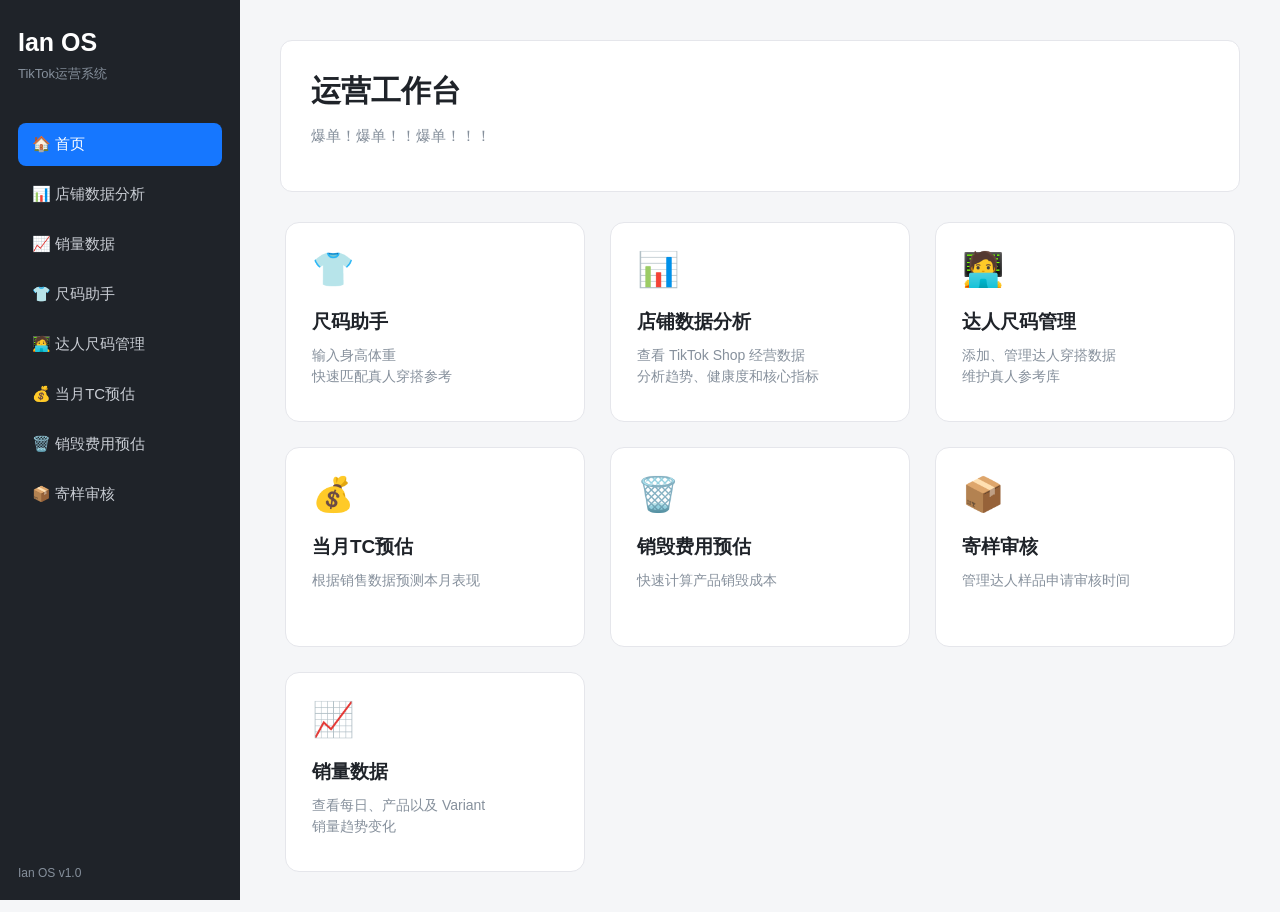
<file: index.html>
<!DOCTYPE html>

<html lang="zh-CN">

<head>

<meta charset="UTF-8">

<meta name="viewport" content="width=device-width, initial-scale=1.0">

<title>Ian OS</title>

<link rel="stylesheet" href="style.css">

</head>


<body>


<div class="app-layout">


<!-- =========================
左侧导航
========================= -->

<aside class="sidebar">


<div class="brand">

<h2>
Ian OS
</h2>

<p>
TikTok运营系统
</p>

</div>


<!-- 动态导航 -->

<div class="menu" id="menu">

</div>


<div class="sidebar-footer">

Ian OS v1.0

</div>


</aside>



<!-- =========================
右侧内容
========================= -->

<main class="content">


<div class="container">



<!-- =========================
运营工作台
========================= -->


<div class="dashboard-header">


<h1>

运营工作台

</h1>


<p>

爆单！爆单！！爆单！！！

</p>


</div>




<!-- =========================
工具卡片
========================= -->


<div class="tool-grid">



<!-- =========================
尺码助手
========================= -->


<a href="size-helper.html" class="tool-card">


<div class="tool-icon">

👕

</div>


<h2>

尺码助手

</h2>


<p>

输入身高体重

<br>

快速匹配真人穿搭参考

</p>


</a>





<!-- =========================
店铺数据分析
========================= -->


<a href="shop-data.html" class="tool-card">


<div class="tool-icon">

📊

</div>


<h2>

店铺数据分析

</h2>


<p>

查看 TikTok Shop 经营数据

<br>

分析趋势、健康度和核心指标

</p>


</a>





<!-- =========================
达人尺码管理
========================= -->


<a href="creator-admin.html" class="tool-card">


<div class="tool-icon">

🧑‍💻

</div>


<h2>

达人尺码管理

</h2>


<p>

添加、管理达人穿搭数据

<br>

维护真人参考库

</p>


</a>





<!-- =========================
当月TC预估
========================= -->


<a href="commission.html" class="tool-card">


<div class="tool-icon">

💰

</div>


<h2>

当月TC预估

</h2>


<p>

根据销售数据预测本月表现

</p>


</a>





<!-- =========================
销毁费用预估
========================= -->


<a href="destroy.html" class="tool-card">


<div class="tool-icon">

🗑️

</div>


<h2>

销毁费用预估

</h2>


<p>

快速计算产品销毁成本

</p>


</a>





<!-- =========================
寄样审核
========================= -->


<a href="sample.html" class="tool-card">


<div class="tool-icon">

📦

</div>


<h2>

寄样审核

</h2>


<p>

管理达人样品申请审核时间

</p>


</a>





<!-- =========================
销量数据
========================= -->


<a href="sales.html" class="tool-card">


<div class="tool-icon">

📈

</div>


<h2>

销量数据

</h2>


<p>

查看每日、产品以及 Variant

<br>

销量趋势变化

</p>


</a>



</div>



</div>


</main>


</div>




<!-- =========================
导航
========================= -->


<script src="nav.js"></script>


</body>


</html>
</file>
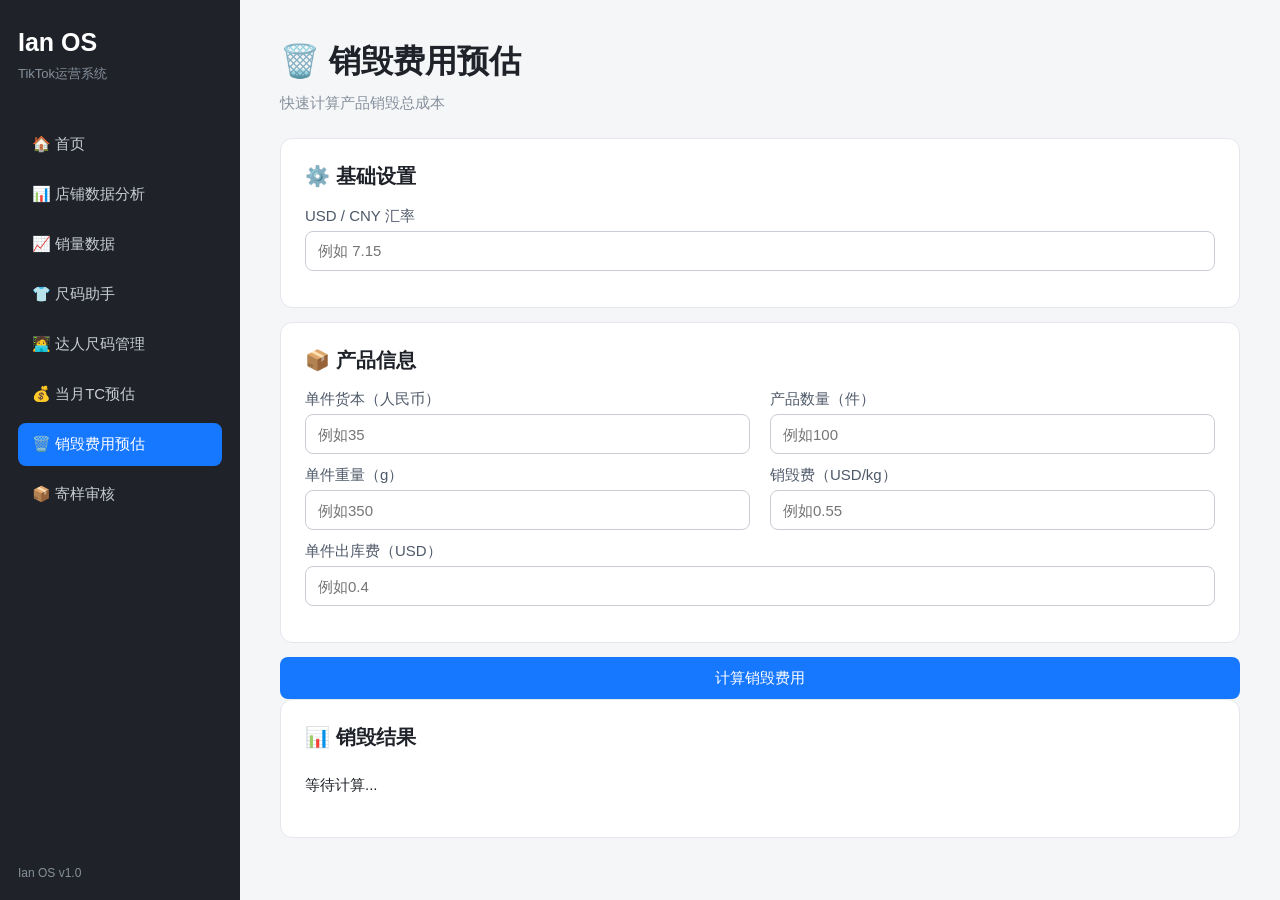
<file: destroy.html>
<!DOCTYPE html>
<html lang="zh-CN">

<head>

<meta charset="UTF-8">

<meta name="viewport" content="width=device-width, initial-scale=1.0">

<title>销毁费用预估</title>

<link rel="stylesheet" href="style.css">

</head>


<body>


<div class="app-layout">



<!-- 左侧导航 -->

<aside class="sidebar">


<div class="brand">


<h2>
Ian OS
</h2>


<p>
TikTok运营系统
</p>


</div>






<!-- 动态导航 -->

<div class="menu" id="menu">


</div>






<div class="sidebar-footer">

Ian OS v1.0

</div>



</aside>









<main class="content">



<div class="container">







<div class="hero">


<h1>

🗑️ 销毁费用预估

</h1>


<p>

快速计算产品销毁总成本

</p>


</div>









<!-- 基础设置 -->


<div class="tool-card">


<h2>

⚙️ 基础设置

</h2>






<div class="input-row">



<div>


<label>

USD / CNY 汇率

</label>


<input

id="exchange-rate"

type="number"

placeholder="例如 7.15">


</div>



</div>






</div>









<!-- 产品信息 -->


<div class="tool-card">


<h2>

📦 产品信息

</h2>







<div class="input-row">



<div>


<label>

单件货本（人民币）

</label>


<input

id="goods-cost"

type="number"

placeholder="例如35">


</div>








<div>


<label>

产品数量（件）

</label>


<input

id="quantity"

type="number"

placeholder="例如100">


</div>



</div>









<div class="input-row">



<div>


<label>

单件重量（g）

</label>


<input

id="weight"

type="number"

placeholder="例如350">


</div>








<div>


<label>

销毁费（USD/kg）

</label>


<input

id="destroy-fee"

type="number"

placeholder="例如0.55">


</div>



</div>









<div class="input-row">



<div>


<label>

单件出库费（USD）

</label>


<input

id="outbound-fee"

type="number"

placeholder="例如0.4">


</div>



</div>






</div>









<button

class="calculate-btn"

onclick="calculateDestroy()">


计算销毁费用


</button>









<div class="result-box">


<h3>

📊 销毁结果

</h3>





<p id="destroy-result">

等待计算...

</p>





</div>









</div>


</main>



</div>









<script src="destroy.js"></script>

<script src="nav.js"></script>


</body>


</html>
</file>
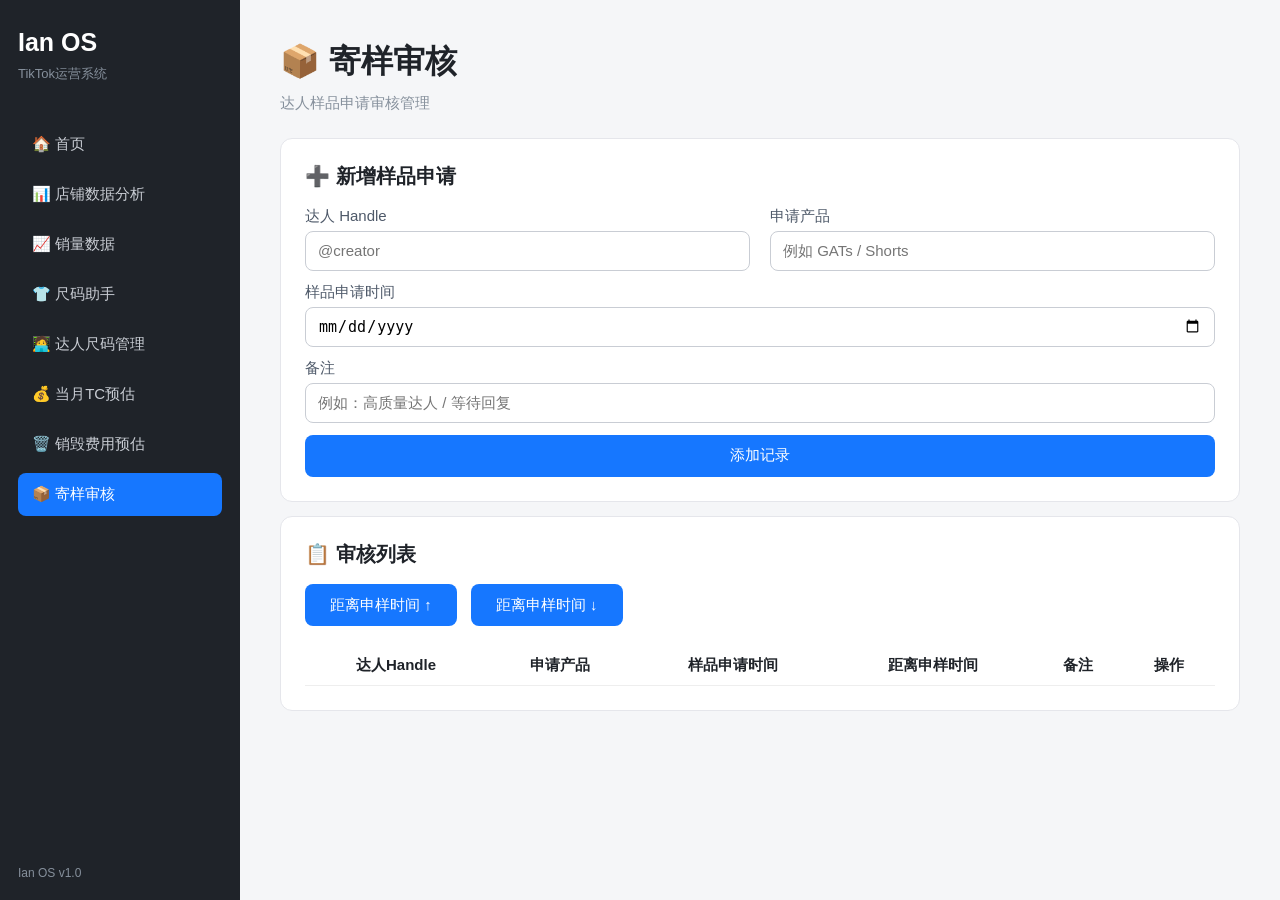
<file: sample.html>
<!DOCTYPE html>
<html lang="zh-CN">


<head>


<meta charset="UTF-8">


<meta name="viewport" content="width=device-width, initial-scale=1.0">


<title>寄样审核</title>


<link rel="stylesheet" href="style.css">


</head>



<body>



<div class="app-layout">



<!-- 左侧导航 -->


<aside class="sidebar">



<div class="brand">


<h2>
Ian OS
</h2>


<p>
TikTok运营系统
</p>


</div>




<!-- 动态导航 -->


<div class="menu" id="menu">


</div>




<div class="sidebar-footer">


Ian OS v1.0


</div>


</aside>







<main class="content">




<div class="container">





<div class="hero">


<h1>

📦 寄样审核

</h1>


<p>

达人样品申请审核管理

</p>


</div>







<!-- 新增申请 -->



<div class="tool-card">


<h2>

➕ 新增样品申请

</h2>





<div class="input-row">



<div>


<label>

达人 Handle

</label>


<input

id="handle"

placeholder="@creator">


</div>





<div>


<label>

申请产品

</label>


<input

id="product"

placeholder="例如 GATs / Shorts">


</div>


</div>







<div class="input-row">


<div>


<label>

样品申请时间

</label>


<input

id="apply-date"

type="date">


</div>


</div>







<div class="input-row">


<div style="flex:2;">


<label>

备注

</label>


<input

id="remark"

placeholder="例如：高质量达人 / 等待回复">


</div>


</div>







<button

class="calculate-btn"

onclick="addSample()">


添加记录


</button>





</div>









<!-- 审核列表 -->



<div class="tool-card">


<h2>

📋 审核列表

</h2>







<div style="margin-bottom:20px;">



<button

onclick="sortSample('asc')"

class="calculate-btn"

style="width:auto;padding:0 25px;margin-right:10px;">



距离申样时间 ↑



</button>







<button

onclick="sortSample('desc')"

class="calculate-btn"

style="width:auto;padding:0 25px;">



距离申样时间 ↓



</button>



</div>









<div class="table-box">


<table>



<thead>


<tr>



<th>

达人Handle

</th>



<th>

申请产品

</th>



<th>

样品申请时间

</th>



<th>

距离申样时间

</th>



<th>

备注

</th>



<th>

操作

</th>



</tr>


</thead>







<tbody id="sample-list">


</tbody>





</table>


</div>







</div>







</div>


</main>




</div>







<script src="sample.js"></script>


<script src="nav.js"></script>



</body>


</html>
</file>
<file: style.css>
/* =====================================================
基础
===================================================== */

* {
    box-sizing: border-box;
}


/* =====================
基础
===================== */

body {

    margin: 0;

    background: #f5f6f8;

    color: #1f2329;

    font-family:
        -apple-system,
        BlinkMacSystemFont,
        "Segoe UI",
        Arial,
        sans-serif;

    font-size: 15px;

}


/* =====================
整体布局
===================== */

.app-layout {

    display: flex;

    min-height: 100vh;

}


/* =====================
左侧导航
===================== */

.sidebar {

    width: 240px;

    background: #1f2329;

    color: white;

    position: fixed;

    left: 0;
    top: 0;
    bottom: 0;

    padding: 28px 18px;

}

.brand h2 {

    margin: 0;

    font-size: 25px;

    font-weight: 700;

}

.brand p {

    margin-top: 8px;

    color: #86909c;

    font-size: 13px;

}

.menu {

    margin-top: 40px;

}

.menu-item {

    display: block;

    padding: 12px 14px;

    margin-bottom: 7px;

    border-radius: 8px;

    text-decoration: none;

    color: #c9cdd4;

    font-size: 15px;

    cursor: grab;

    user-select: none;

}

.menu-item:hover {

    background: #30343b;

    color: white;

}

.menu-item.active {

    background: #1677ff;

    color: white;

}

.menu-item:active {

    cursor: grabbing;

}

.sidebar-footer {

    position: absolute;

    bottom: 20px;

    color: #86909c;

    font-size: 12px;

}


/* =====================
右侧区域
===================== */

.content {

    margin-left: 240px;

    width: calc(100% - 240px);

    min-height: 100vh;

    padding: 40px;

    display: flex;

    justify-content: center;

}

.container {

    width: 100%;

    max-width: 1100px;

}


/* =====================
首页
===================== */

.dashboard-header {

    background: white;

    border: 1px solid #e5e6eb;

    border-radius: 12px;

    padding: 30px;

    margin-bottom: 30px;

}

.dashboard-header h1 {

    margin: 0;

    font-size: 30px;

}

.dashboard-header p {

    color: #86909c;

    font-size: 15px;

}

.tool-grid {

    display: grid;

    grid-template-columns:
        repeat(3, 300px);

    justify-content: center;

    gap: 25px;

}

.tool-grid .tool-card {

    height: 200px;

    background: white;

    border: 1px solid #e5e6eb;

    border-radius: 14px;

    padding: 26px;

    text-decoration: none;

    color: #1f2329;

    transition: .2s;

}

.tool-grid .tool-card:hover {

    border-color: #1677ff;

    transform: translateY(-3px);

}

.tool-grid .tool-icon {

    font-size: 34px;

    margin-bottom: 20px;

}

.tool-grid .tool-card h2 {

    margin: 0 0 10px;

    font-size: 19px;

}

.tool-grid .tool-card p {

    margin: 0;

    color: #86909c;

    font-size: 14px;

    line-height: 1.5;

}


/* =====================
工具页面
===================== */

.back-btn {

    display: inline-block;

    margin-bottom: 20px;

    color: #1677ff;

    text-decoration: none;

}

.hero {

    margin-bottom: 25px;

}

.hero h1 {

    margin: 0 0 10px;

    font-size: 32px;

}

.hero p {

    margin: 0;

    color: #86909c;

    font-size: 15px;

}


/* =====================
工具卡片
===================== */

.container > .tool-card {

    background: white;

    border: 1px solid #e5e6eb;

    border-radius: 12px;

    padding: 24px;

    margin-bottom: 14px;

}

.tool-card h2 {

    font-size: 20px;

    margin-top: 0;

}

.tool-card p {

    font-size: 15px;

    line-height: 1.6;

}

.result-box {

    background: white;

    border: 1px solid #e5e6eb;

    border-radius: 12px;

    padding: 24px;

    margin-bottom: 14px;

}

.result-box h2,
.result-box h3 {

    font-size: 20px;

    margin-top: 0;

}

.result-box p {

    font-size: 15px;

    line-height: 1.8;

}


/* =====================
输入区域
===================== */

.input-row {

    display: flex;

    gap: 20px;

    margin-bottom: 12px;

}

.input-row > div {

    flex: 1;

    min-width: 0;

}

label {

    display: block;

    color: #4e5969;

    margin-bottom: 5px;

    font-size: 15px;

}

input {

    width: 100%;

    height: 40px;

    border: 1px solid #c9cdd4;

    border-radius: 8px;

    padding: 0 12px;

    font-size: 15px;

    background: white;

}

input:focus {

    outline: none;

    border-color: #1677ff;

}

input[type="month"],
input[type="date"] {

    cursor: pointer;

}

select {

    width: 100%;

    height: 40px;

    border: 1px solid #c9cdd4;

    border-radius: 8px;

    padding: 0 12px;

    background: white;

    font-size: 15px;

    color: #1f2329;

}

select:focus {

    outline: none;

    border-color: #1677ff;

}


/* =====================
按钮
===================== */

button {

    font-family: inherit;

}

.calculate-btn {

    width: 100%;

    height: 42px;

    background: #1677ff;

    color: white;

    border: none;

    border-radius: 8px;

    cursor: pointer;

    font-size: 15px;

}

.calculate-btn:hover {

    background: #0e5fd8;

}


/* =====================
表格
===================== */

.table-box {

    overflow: auto;

}

table {

    width: 100%;

    border-collapse: collapse;

    font-size: 15px;

}

th,
td {

    padding: 10px;

    border-bottom: 1px solid #eee;

}

table th {

    text-align: center;

    vertical-align: middle;

}

.table-input {

    width: 100%;

    height: 36px;

    border: 1px solid #e5e6eb;

    border-radius: 7px;

    padding: 0 10px;

    background: white;

    font-size: 14px;

}

.table-input:focus {

    border-color: #1677ff;

    outline: none;

}


/* =====================
寄样审核状态
===================== */

.sample-green {

    color: #00a870;

    font-weight: 600;

}

.sample-yellow {

    color: #d89614;

    font-weight: 600;

}

.sample-red {

    color: #f53f3f;

    font-weight: 600;

}


/* =====================
表格按钮
===================== */

table button {

    border: none;

    background: #f2f3f5;

    padding: 7px 12px;

    border-radius: 7px;

    cursor: pointer;

    font-size: 14px;

}

table button:hover {

    background: #e5e6eb;

}


/* =====================
寄样审核表格宽度
===================== */

#sample-list th:nth-child(1),
#sample-list td:nth-child(1) {

    width: 160px;

}

#sample-list th:nth-child(2),
#sample-list td:nth-child(2) {

    width: 180px;

}

#sample-list th:nth-child(3),
#sample-list td:nth-child(3) {

    width: 140px;

    text-align: center;

}

#sample-list th:nth-child(4),
#sample-list td:nth-child(4) {

    width: 140px;

    text-align: center;

}

#sample-list th:nth-child(5),
#sample-list td:nth-child(5) {

    width: 400px;

}

#sample-list td:nth-child(5) input {

    width: 100%;

    min-width: 350px;

}

#sample-list th:nth-child(6),
#sample-list td:nth-child(6) {

    width: 80px;

    text-align: center;

}


/* =====================
排序区域
===================== */

.list-header {

    display: flex;

    justify-content: space-between;

    align-items: center;

    margin-bottom: 20px;

}

.sort-box {

    display: flex;

    gap: 10px;

}

.sort-box button {

    border: 1px solid #e5e6eb;

    background: white;

    padding: 8px 14px;

    border-radius: 7px;

    cursor: pointer;

    font-size: 14px;

}

.sort-box button:hover {

    border-color: #1677ff;

    color: #1677ff;

}


/* =====================
TC 页面
===================== */

.compact-result p {

    margin: 8px 0;

    line-height: 1.5;

}

.tc-final {

    margin-top: 15px !important;

    font-size: 18px;

}


/* =====================================================
达人管理
两列卡片布局
===================================================== */

#adminCreatorList {

    display: grid;

    grid-template-columns:
        repeat(2, minmax(0, 1fr));

    gap: 20px;

    width: 100%;

    margin-top: 20px;

    align-items: stretch;

}


/* =====================
达人管理卡片
===================== */

#adminCreatorList .creator-card {

    position: relative;

    width: 100%;

    min-width: 0;

    min-height: 285px;

    margin: 0;

    padding: 22px;

    background: #ffffff;

    border: 1px solid #e5e6eb;

    border-radius: 14px;

    transition:
        transform .2s,
        box-shadow .2s,
        border-color .2s;

    overflow: hidden;

}

#adminCreatorList .creator-card:hover {

    transform: translateY(-3px);

    border-color: #d0d5dd;

    box-shadow:
        0 8px 24px rgba(0, 0, 0, .06);

}


/* =====================
达人顶部
===================== */

.creator-top {

    display: flex;

    align-items: center;

    gap: 14px;

    margin-bottom: 20px;

    min-width: 0;

    padding-right: 100px;

}

.creator-avatar {

    width: 58px;

    height: 58px;

    flex-shrink: 0;

    border-radius: 50%;

    background: #f2f3f5;

    display: flex;

    align-items: center;

    justify-content: center;

    font-size: 27px;

}

.creator-title {

    flex: 1;

    min-width: 0;

    padding-right: 0;

}

.creator-card h3 {

    margin: 0 0 5px;

    font-size: 18px;

    font-weight: 600;

    color: #1f2329;

    white-space: nowrap;

    overflow: hidden;

    text-overflow: ellipsis;

}

.creator-product {

    color: #86909c;

    font-size: 13px;

    white-space: nowrap;

    overflow: hidden;

    text-overflow: ellipsis;

}


/* =====================
身高体重
===================== */

.creator-body {

    display: grid;

    grid-template-columns:
        repeat(2, minmax(0, 1fr));

    gap: 12px;

    margin-bottom: 13px;

}

.creator-stat {

    min-width: 0;

    background: #f7f8fa;

    border-radius: 10px;

    padding: 12px 14px;

}

.creator-stat .stat-label {

    display: block;

    color: #86909c;

    font-size: 12px;

    margin-bottom: 5px;

}

.creator-stat strong {

    display: block;

    font-size: 16px;

    color: #1f2329;

    white-space: nowrap;

}


/* =====================
推荐尺码
===================== */

.creator-size {

    display: flex;

    align-items: center;

    justify-content: space-between;

    gap: 10px;

    min-width: 0;

    background: #f7f8fa;

    border-radius: 10px;

    padding: 12px 14px;

    margin-bottom: 11px;

    font-size: 14px;

    color: #4e5969;

}

.creator-size span {

    min-width: 0;

}

.creator-size strong {

    flex-shrink: 0;

    font-size: 19px;

    color: #1677ff;

}


/* =====================
穿着效果
===================== */

.creator-fit {

    display: flex;

    align-items: baseline;

    gap: 8px;

    min-width: 0;

    margin-bottom: 17px;

    font-size: 14px;

}

.fit-label {

    flex-shrink: 0;

    color: #86909c;

}

.fit-text {

    min-width: 0;

    color: #00a870;

    font-weight: 500;

    overflow: hidden;

    text-overflow: ellipsis;

    white-space: nowrap;

}


/* =====================
视频按钮
===================== */

.video-btn {

    width: 100%;

    height: 40px;

    background: #1677ff;

    color: white;

    border: none;

    border-radius: 8px;

    cursor: pointer;

    font-size: 14px;

    font-family: inherit;

    transition: .2s;

}

.video-btn:hover {

    background: #0e5fd8;

}

.video-disabled {

    background: #f2f3f5;

    color: #86909c;

    cursor: not-allowed;

}


/* =====================
删除按钮
===================== */

.admin-delete-btn {

    position: absolute;

    top: 14px;

    right: 14px;

    width: 32px;

    height: 32px;

    display: flex;

    align-items: center;

    justify-content: center;

    padding: 0;

    border: 1px solid #e5e6eb;

    border-radius: 8px;

    background: #ffffff;

    color: #86909c;

    font-size: 14px;

    line-height: 1;

    cursor: pointer;

    transition:
        background .2s ease,
        border-color .2s ease,
        color .2s ease,
        transform .15s ease;

    z-index: 2;

}

.admin-delete-btn:hover {

    background: #fff1f0;

    border-color: #ffccc7;

    color: #f53f3f;

}

.admin-delete-btn:active {

    transform: scale(.92);

}


/* =====================================================
达人管理右上角操作按钮
===================================================== */

.creator-actions {

    position: absolute;

    top: 16px;

    right: 16px;

    display: flex;

    align-items: center;

    gap: 8px;

    z-index: 10;

}

.admin-edit-btn {

    border: 1px solid #1677ff;

    background: #ffffff;

    color: #1677ff;

    width: 34px;

    height: 34px;

    border-radius: 8px;

    display: flex;

    align-items: center;

    justify-content: center;

    cursor: pointer;

    font-size: 15px;

    transition: all 0.2s ease;

}

.admin-edit-btn:hover {

    background: #e8f3ff;

}

.creator-actions .admin-delete-btn {

    position: static !important;

    border: 1px solid #f53f3f;

    background: #ffffff;

    color: #f53f3f;

    width: 34px;

    height: 34px;

    border-radius: 8px;

    display: flex;

    align-items: center;

    justify-content: center;

    cursor: pointer;

    font-size: 15px;

    transition: all 0.2s ease;

}

.creator-actions .admin-delete-btn:hover {

    background: #fff1f0;

}


/* =====================================================
达人数据为空
===================================================== */

.creator-empty {

    background: white;

    border: 1px dashed #d9d9d9;

    border-radius: 12px;

    padding: 35px;

    text-align: center;

    color: #86909c;

    line-height: 2;

}

.creator-empty span {

    font-size: 13px;

}


/* =====================================================
真人尺码参考
===================================================== */

.size-match-header {

    display: flex;

    align-items: center;

    justify-content: space-between;

    padding: 16px 18px;

    margin-bottom: 18px;

    background: #f7f8fa;

    border: 1px solid #e5e6eb;

    border-radius: 10px;

}

.size-match-title {

    font-size: 16px;

    font-weight: 600;

    color: #1f2329;

    margin-bottom: 6px;

}

.size-match-subtitle {

    color: #86909c;

    font-size: 13px;

}

.size-match-divider {

    margin: 0 6px;

    color: #c9cdd4;

}


/* =====================================================
尺码助手达人列表
===================================================== */

.creator-match-list {

    display: grid;

    grid-template-columns:
        repeat(2, minmax(0, 1fr));

    gap: 20px;

    width: 100%;

}


/* =====================================================
尺码助手达人卡片
===================================================== */

.size-creator-card {

    position: relative;

    min-width: 0;

    padding: 22px;

    background: #ffffff;

    border: 1px solid #e5e6eb;

    border-radius: 14px;

}


/* =====================
排名
===================== */

.size-match-rank {

    position: absolute;

    top: 14px;

    right: 14px;

}

.match-rank {

    width: 28px;

    height: 28px;

    display: flex;

    align-items: center;

    justify-content: center;

    border-radius: 50%;

    background: #f2f3f5;

    color: #86909c;

    font-size: 12px;

    font-weight: 600;

}

.match-rank-best {

    background: #e8f3ff;

    color: #1677ff;

}


/* =====================
达人名称
===================== */

.size-creator-name-row {

    display: flex;

    align-items: center;

    gap: 8px;

    min-width: 0;

}

.size-creator-name-row h3 {

    margin: 0 0 5px;

}


/* =====================
最接近标签
===================== */

.best-match {

    display: inline-flex;

    align-items: center;

    height: 22px;

    padding: 0 8px;

    border-radius: 6px;

    background: #e8f3ff;

    color: #1677ff;

    font-size: 11px;

    font-weight: 600;

    white-space: nowrap;

    margin-bottom: 5px;

}


/* =====================
身材差距
===================== */

.size-match-diff {

    display: flex;

    align-items: center;

    justify-content: space-between;

    gap: 10px;

    padding: 11px 14px;

    margin-bottom: 14px;

    background: #f7f8fa;

    border-radius: 10px;

    font-size: 13px;

    color: #86909c;

}

.size-match-diff > div {

    color: #4e5969;

    white-space: nowrap;

}

.size-match-diff strong {

    color: #1f2329;

    font-weight: 600;

}

.diff-dot {

    margin: 0 5px;

    color: #c9cdd4;

}


/* =====================
尺码查询结果为空
===================== */

.size-result-empty {

    padding: 35px 20px;

    text-align: center;

    color: #86909c;

    line-height: 1.8;

}

.size-result-empty strong {

    display: block;

    margin-bottom: 5px;

    color: #1f2329;

    font-size: 16px;

}

.size-result-empty span {

    display: block;

    color: #86909c;

    font-size: 13px;

}


/* =====================================================
尺码助手匹配结果
===================================================== */

.matched-creator-list {

    display: grid;

    grid-template-columns:
        repeat(2, minmax(0, 1fr));

    gap: 20px;

    width: 100%;

    margin-top: 18px;

}

.matched-creator-card {

    position: relative;

    width: 100%;

    min-width: 0;

    background: #ffffff;

    border: 1px solid #e5e6eb;

    border-radius: 14px;

    padding: 20px;

    display: flex;

    gap: 14px;

    transition:
        transform .2s,
        box-shadow .2s,
        border-color .2s;

    overflow: hidden;

}

.matched-creator-card:hover {

    transform: translateY(-3px);

    border-color: #d0d5dd;

    box-shadow:
        0 8px 24px rgba(0, 0, 0, .06);

}


/* =====================
匹配结果标题
===================== */

.matched-creator-title {

    font-size: 16px;

    font-weight: 600;

    color: #1f2329;

    margin-bottom: 14px;

}


/* =====================
匹配达人头像
===================== */

.matched-creator-avatar {

    width: 52px;

    height: 52px;

    flex-shrink: 0;

    border-radius: 50%;

    background: #f2f3f5;

    display: flex;

    align-items: center;

    justify-content: center;

    font-size: 24px;

}


/* =====================
匹配达人信息
===================== */

.matched-creator-info {

    flex: 1;

    min-width: 0;

}

.matched-creator-info h3 {

    margin: 0 0 4px;

    font-size: 17px;

    font-weight: 600;

    color: #1f2329;

}

.matched-product {

    color: #86909c;

    font-size: 12px;

    margin-bottom: 12px;

    white-space: nowrap;

    overflow: hidden;

    text-overflow: ellipsis;

}


/* =====================
匹配达人身高体重
===================== */

.matched-body {

    display: grid;

    grid-template-columns:
        repeat(2, minmax(0, 1fr));

    gap: 8px;

    margin-bottom: 10px;

}

.matched-body span {

    min-width: 0;

    background: #f7f8fa;

    border-radius: 8px;

    padding: 8px 10px;

    color: #4e5969;

    font-size: 13px;

    text-align: center;

}


/* =====================
匹配达人推荐尺码
===================== */

.matched-size {

    display: flex;

    align-items: center;

    justify-content: space-between;

    gap: 10px;

    min-width: 0;

    background: #f7f8fa;

    border-radius: 8px;

    padding: 9px 11px;

    margin-bottom: 9px;

    color: #4e5969;

    font-size: 13px;

}

.matched-size strong {

    color: #1677ff;

    font-size: 18px;

    flex-shrink: 0;

}


/* =====================
匹配达人穿着效果
===================== */

.matched-fit {

    color: #00a870;

    font-size: 13px;

    margin-bottom: 12px;

}


/* =====================================================
尺码助手视频按钮
最终大小：
宽度跟随卡片
高度 38px
圆角 8px
===================================================== */

#creatorResult .matched-creator-card .video-btn {

    display: flex;

    align-items: center;

    justify-content: center;

    width: 100%;

    height: 38px;

    box-sizing: border-box;

    margin-top: 2px;

    padding: 0;

    background: #1677ff;

    color: #ffffff;

    border: none;

    border-radius: 8px;

    cursor: pointer;

    font-family: inherit;

    font-size: 13px;

    font-weight: 500;

    line-height: 1;

    text-decoration: none;

    transition:
        background .2s ease,
        transform .15s ease;

}

#creatorResult .matched-creator-card .video-btn:hover {

    background: #0e5fd8;

}

#creatorResult .matched-creator-card .video-btn:active {

    transform: scale(.99);

}


/* =====================================================
没有视频
===================================================== */

#creatorResult .matched-creator-card .video-disabled {

    display: flex;

    align-items: center;

    justify-content: center;

    width: 100%;

    height: 38px;

    box-sizing: border-box;

    padding: 0;

    background: #f2f3f5;

    color: #86909c;

    border: none;

    border-radius: 8px;

    cursor: not-allowed;

    font-family: inherit;

    font-size: 13px;

    font-weight: 500;

    line-height: 1;

}


/* =====================
强调
===================== */

strong {

    font-weight: 700;

}


/* =====================
滚动条
===================== */

::-webkit-scrollbar {

    width: 8px;

    height: 8px;

}

::-webkit-scrollbar-thumb {

    background: #c9cdd4;

    border-radius: 10px;

}

::-webkit-scrollbar-track {

    background: #f5f6f8;

}


/* =====================================================
尺码助手 #creatorResult
===================================================== */

#creatorResult .matched-creator-list {

    display: grid;

    grid-template-columns:
        repeat(2, minmax(0, 1fr));

    gap: 20px;

    width: 100%;

    margin-top: 18px;

}

#creatorResult .matched-creator-card {

    position: relative;

    width: 100%;

    min-width: 0;

    box-sizing: border-box;

    background: #ffffff;

    border: 1px solid #e5e6eb;

    border-radius: 14px;

    padding: 22px;

    min-height: 230px;

    overflow: hidden;

}

#creatorResult .matched-creator-avatar {

    width: 52px;

    height: 52px;

    flex-shrink: 0;

    border-radius: 50%;

    background: #f2f3f5;

    display: flex;

    align-items: center;

    justify-content: center;

    font-size: 25px;

    margin-bottom: 14px;

}

#creatorResult .matched-creator-info {

    width: 100%;

    min-width: 0;

}

#creatorResult .matched-creator-info h3 {

    margin: 0 0 5px;

    font-size: 18px;

    font-weight: 600;

    color: #1f2329;

}

#creatorResult .matched-product {

    color: #86909c;

    font-size: 13px;

    margin-bottom: 16px;

    white-space: nowrap;

    overflow: hidden;

    text-overflow: ellipsis;

}

#creatorResult .matched-body {

    display: grid;

    grid-template-columns:
        repeat(2, minmax(0, 1fr));

    gap: 10px;

    margin-bottom: 11px;

}

#creatorResult .matched-body span {

    display: block;

    min-width: 0;

    padding: 11px 12px;

    background: #f7f8fa;

    border-radius: 9px;

    color: #4e5969;

    font-size: 13px;

    text-align: center;

}

#creatorResult .matched-size {

    display: flex;

    align-items: center;

    justify-content: space-between;

    gap: 10px;

    min-width: 0;

    padding: 11px 13px;

    margin-bottom: 10px;

    background: #f7f8fa;

    border-radius: 9px;

    color: #4e5969;

    font-size: 13px;

}

#creatorResult .matched-size strong {

    color: #1677ff;

    font-size: 18px;

    flex-shrink: 0;

}

#creatorResult .matched-fit {

    margin-bottom: 13px;

    color: #00a870;

    font-size: 13px;

}


/* =====================================================
达人管理卡片内容稳定布局
防止按钮 / 卡片互相挤压
===================================================== */

#adminCreatorList .creator-card {

    display: flex;

    flex-direction: column;

}

#adminCreatorList .creator-card .creator-top {

    flex-shrink: 0;

}

#adminCreatorList .creator-card .creator-body {

    flex-shrink: 0;

}

#adminCreatorList .creator-card .creator-size {

    flex-shrink: 0;

}

#adminCreatorList .creator-card .creator-fit {

    flex-shrink: 0;

}


/* =====================
移动端
===================== */

@media (max-width: 1100px) {

    .tool-grid {

        grid-template-columns:
            repeat(2, minmax(280px, 1fr));

    }

}

@media (max-width: 900px) {

    .sidebar {

        position: relative;

        width: 100%;

        height: auto;

    }

    .app-layout {

        flex-direction: column;

    }

    .content {

        margin-left: 0;

        width: 100%;

        padding: 20px;

    }

    .container {

        max-width: 100%;

    }

    .tool-grid {

        grid-template-columns: 1fr;

    }

    .input-row {

        flex-direction: column;

    }


    /* 达人管理小屏幕一列 */

    #adminCreatorList {

        grid-template-columns: 1fr;

    }


    /* 尺码助手一列 */

    .creator-match-list {

        grid-template-columns: 1fr;

    }

    .matched-creator-list {

        grid-template-columns: 1fr;

    }

    #creatorResult .matched-creator-list {

        grid-template-columns: 1fr;

    }

}

@media (max-width: 700px) {

    .size-match-header {

        align-items: flex-start;

    }

    .size-match-diff {

        align-items: flex-start;

        flex-direction: column;

    }

    #creatorResult .matched-creator-list {

        grid-template-columns: 1fr;

        gap: 14px;

    }

}

/* =========================================
达人管理：编辑 / 删除按钮最终修复
========================================= */

#adminCreatorList .creator-card {
    position: relative;
}


/* 操作按钮容器 */

#adminCreatorList .creator-actions {

    position: absolute;

    top: 16px;
    right: 16px;

    display: flex;

    flex-direction: row;

    align-items: center;

    justify-content: flex-end;

    gap: 8px;

    width: auto;

    height: 34px;

    z-index: 20;

}


/* 编辑按钮 */

#adminCreatorList .admin-edit-btn {

    position: static;

    flex: 0 0 34px;

    width: 34px;
    min-width: 34px;

    height: 34px;
    min-height: 34px;

    margin: 0;
    padding: 0;

    box-sizing: border-box;

    display: flex;

    align-items: center;

    justify-content: center;

    border: 1px solid #1677ff;

    border-radius: 8px;

    background: #ffffff;

    color: #1677ff;

    cursor: pointer;

    font-family: inherit;

    font-size: 15px;

    line-height: 1;

    transition:
        background .2s ease,
        border-color .2s ease,
        color .2s ease,
        transform .15s ease;

}


/* 编辑按钮 Hover */

#adminCreatorList .admin-edit-btn:hover {

    background: #e8f3ff;

}


/* 编辑按钮点击 */

#adminCreatorList .admin-edit-btn:active {

    transform: scale(.94);

}


/* 删除按钮 */

#adminCreatorList .admin-delete-btn {

    position: static !important;

    flex: 0 0 34px;

    width: 34px;
    min-width: 34px;

    height: 34px;
    min-height: 34px;

    margin: 0;
    padding: 0;

    box-sizing: border-box;

    display: flex;

    align-items: center;

    justify-content: center;

    border: 1px solid #f53f3f;

    border-radius: 8px;

    background: #ffffff;

    color: #f53f3f;

    cursor: pointer;

    font-family: inherit;

    font-size: 15px;

    line-height: 1;

    transition:
        background .2s ease,
        border-color .2s ease,
        color .2s ease,
        transform .15s ease;

}


/* 删除按钮 Hover */

#adminCreatorList .admin-delete-btn:hover {

    background: #fff1f0;

}


/* 删除按钮点击 */

#adminCreatorList .admin-delete-btn:active {

    transform: scale(.94);

}


/* 防止按钮遮挡达人名称 */

#adminCreatorList .creator-top {

    padding-right: 100px;

}

/* =====================================================
   TikTok Shop 店铺数据页面
   页面布局修复
===================================================== */

.shop-upload-card,
.shop-preview-card,
.shop-history-card {

    width: 100%;
    max-width: 1400px;
    margin: 0 auto 24px auto;

    box-sizing: border-box;

}


/* =====================================================
   上传区域
===================================================== */

.shop-upload-card {

    background: #ffffff;

    border-radius: 16px;

    padding: 28px;

    box-shadow:
        0 4px 18px rgba(0, 0, 0, 0.06);

}


.shop-upload-title h2 {

    margin: 0 0 8px 0;

    font-size: 22px;

}


.shop-upload-title p {

    margin: 0;

    color: #777;

}


/* =====================================================
   上传框
===================================================== */

.shop-upload-box {

    margin-top: 24px;

    padding: 30px;

    border: 2px dashed #d9d9d9;

    border-radius: 14px;

    text-align: center;

}


#excelFile {

    display: none;

}


.shop-file-label {

    display: inline-block;

    padding: 12px 24px;

    border-radius: 10px;

    background: #111;

    color: #fff;

    cursor: pointer;

    font-size: 15px;

}


.shop-file-label:hover {

    opacity: 0.85;

}


.shop-selected-file {

    margin-top: 14px;

    color: #666;

    font-size: 14px;

}


.shop-upload-btn {

    margin-top: 18px;

    padding: 12px 26px;

    border: none;

    border-radius: 10px;

    background: #1677ff;

    color: #fff;

    font-size: 15px;

    cursor: pointer;

}


.shop-upload-btn:hover {

    opacity: 0.9;

}


.shop-upload-btn:disabled {

    opacity: 0.5;

    cursor: not-allowed;

}


/* =====================================================
   状态提示
===================================================== */

.shop-upload-status {

    margin-top: 18px;

    padding: 12px 16px;

    border-radius: 10px;

    display: none;

}


.shop-upload-status.success {

    display: block;

    background: #f0f9f4;

    color: #16803c;

}


.shop-upload-status.error {

    display: block;

    background: #fff1f0;

    color: #d93025;

}


.shop-upload-status.loading {

    display: block;

    background: #f5f5f5;

    color: #555;

}


/* =====================================================
   数据预览
===================================================== */

.shop-preview-card {

    background: #ffffff;

    border-radius: 16px;

    padding: 28px;

    box-shadow:
        0 4px 18px rgba(0, 0, 0, 0.06);

}


.shop-section-header {

    display: flex;

    justify-content: space-between;

    align-items: center;

    margin-bottom: 20px;

}


.shop-section-header h2 {

    margin: 0 0 6px 0;

}


.shop-section-header p {

    margin: 0;

    color: #777;

}


/* =====================================================
   指标卡
===================================================== */

.shop-metrics-grid {

    display: grid;

    grid-template-columns:
        repeat(4, minmax(0, 1fr));

    gap: 16px;

}


.shop-metric {

    padding: 20px;

    background: #f7f8fa;

    border-radius: 12px;

}


.shop-metric span {

    display: block;

    margin-bottom: 8px;

    color: #777;

    font-size: 14px;

}


.shop-metric strong {

    font-size: 24px;

    font-weight: 700;

}


/* =====================================================
   历史数据
===================================================== */

.shop-history-card {

    background: #ffffff;

    border-radius: 16px;

    padding: 28px;

    box-shadow:
        0 4px 18px rgba(0, 0, 0, 0.06);

}


.shop-refresh-btn {

    padding: 9px 18px;

    border: 1px solid #ddd;

    border-radius: 8px;

    background: #fff;

    cursor: pointer;

}


.shop-refresh-btn:hover {

    background: #f5f5f5;

}


/* =====================================================
   表格
===================================================== */

.shop-table-wrapper {

    width: 100%;

    overflow-x: auto;

}


.shop-data-table {

    width: 100%;

    border-collapse: collapse;

    min-width: 900px;

}


.shop-data-table th {

    padding: 14px 12px;

    background: #f7f8fa;

    text-align: left;

    font-weight: 600;

    white-space: nowrap;

}


.shop-data-table td {

    padding: 14px 12px;

    border-bottom: 1px solid #eee;

    white-space: nowrap;

}


.shop-data-table tr:hover td {

    background: #fafafa;

}


/* =====================================================
   Loading / 空数据
===================================================== */

.shop-loading,
.shop-empty {

    padding: 40px;

    text-align: center;

    color: #888;

}


/* =====================================================
   屏幕较小时
===================================================== */

@media (max-width: 1100px) {

    .shop-metrics-grid {

        grid-template-columns:
            repeat(2, minmax(0, 1fr));

    }

}


@media (max-width: 700px) {

    .shop-metrics-grid {

        grid-template-columns:
            1fr;

    }

}

/* =====================================================
   TikTok Shop 店铺数据页面
   主内容区域
   给固定左侧导航预留空间
===================================================== */

.shop-main-content {

    margin-left: 276px;

    width: calc(100% - 276px);

    min-height: 100vh;

    padding: 32px 36px;

    box-sizing: border-box;

}

/* =====================================================
   店铺数据分析
   ===================================================== */

.shop-analysis-section {

    margin-top: 24px;

    padding: 24px;

    background: #ffffff;

    border: 1px solid #e5e7eb;

    border-radius: 18px;

}


.shop-section-header {

    display: flex;

    align-items: center;

    justify-content: space-between;

    margin-bottom: 20px;

}


.shop-section-header h2 {

    margin: 0;

    font-size: 20px;

    font-weight: 700;

    color: #111827;

}


.shop-section-header p {

    margin: 6px 0 0;

    font-size: 13px;

    color: #9ca3af;

}


/* =====================================================
   健康度
   ===================================================== */

.health-main {

    display: flex;

    align-items: center;

    gap: 22px;

    padding: 22px;

    border-radius: 16px;

    background: #f8fafc;

}


.health-score-box {

    display: flex;

    align-items: baseline;

    gap: 4px;

}


.health-score {

    font-size: 54px;

    line-height: 1;

    font-weight: 800;

    color: #111827;

}


.health-score-label {

    font-size: 14px;

    color: #9ca3af;

}


.health-info {

    flex: 1;

}


.health-title {

    font-size: 14px;

    color: #6b7280;

}


.health-level {

    display: inline-flex;

    margin-top: 5px;

    padding: 4px 10px;

    border-radius: 999px;

    font-size: 13px;

    font-weight: 600;

}


.health-level.excellent {

    color: #047857;

    background: #d1fae5;

}


.health-level.good {

    color: #2563eb;

    background: #dbeafe;

}


.health-level.normal {

    color: #b45309;

    background: #fef3c7;

}


.health-level.danger {

    color: #dc2626;

    background: #fee2e2;

}


.health-advice {

    margin-top: 8px;

    font-size: 14px;

    color: #4b5563;

}


/* =====================================================
   健康度指标
   ===================================================== */

.health-metrics {

    display: grid;

    grid-template-columns:
        repeat(
            4,
            minmax(
                0,
                1fr
            )
        );

    gap: 14px;

    margin-top: 16px;

}


.health-metric {

    padding: 16px;

    border: 1px solid #e5e7eb;

    border-radius: 14px;

    background: #ffffff;

}


.health-metric-top {

    display: flex;

    justify-content: space-between;

    align-items: center;

    font-size: 13px;

    color: #6b7280;

}


.health-metric-top strong {

    font-size: 18px;

}


.health-metric-top strong.excellent {

    color: #059669;

}


.health-metric-top strong.good {

    color: #2563eb;

}


.health-metric-top strong.normal {

    color: #d97706;

}


.health-metric-top strong.danger {

    color: #dc2626;

}


.health-progress {

    height: 6px;

    margin-top: 12px;

    border-radius: 999px;

    background: #f1f5f9;

    overflow: hidden;

}


.health-progress-bar {

    height: 100%;

    border-radius: 999px;

    background: #94a3b8;

}


.health-progress-bar.excellent {

    background: #10b981;

}


.health-progress-bar.good {

    background: #3b82f6;

}


.health-progress-bar.normal {

    background: #f59e0b;

}


.health-progress-bar.danger {

    background: #ef4444;

}


.health-metric-subtitle {

    margin-top: 9px;

    font-size: 12px;

    color: #9ca3af;

}


/* =====================================================
   趋势
   ===================================================== */

.trend-section {

    display: grid;

    grid-template-columns:
        repeat(
            3,
            minmax(
                0,
                1fr
            )
        );

    gap: 16px;

}


.trend-card {

    min-width: 0;

    padding: 18px;

    border: 1px solid #e5e7eb;

    border-radius: 16px;

    background: #ffffff;

}


.trend-card-header {

    display: flex;

    align-items: flex-start;

    justify-content: space-between;

}


.trend-card-title {

    font-size: 13px;

    color: #6b7280;

}


.trend-card-value {

    margin-top: 5px;

    font-size: 25px;

    font-weight: 750;

    color: #111827;

}


.trend-change {

    padding: 4px 8px;

    border-radius: 999px;

    font-size: 12px;

    font-weight: 600;

}


.trend-change.up {

    color: #047857;

    background: #d1fae5;

}


.trend-change.down {

    color: #dc2626;

    background: #fee2e2;

}


.trend-change.flat {

    color: #6b7280;

    background: #f3f4f6;

}


.trend-chart {

    height: 130px;

    margin-top: 15px;

}


.mini-chart-svg {

    width: 100%;

    height: 100%;

    color: #111827;

}


.trend-footer {

    display: flex;

    justify-content: space-between;

    margin-top: 8px;

    font-size: 11px;

    color: #9ca3af;

}


/* =====================================================
   运营建议
   ===================================================== */

.business-advice {

    display: flex;

    flex-direction: column;

    gap: 10px;

}


.advice-item {

    display: flex;

    align-items: center;

    gap: 12px;

    padding: 13px 15px;

    border-radius: 12px;

    background: #f8fafc;

    font-size: 13px;

    color: #4b5563;

}


.advice-number {

    display: flex;

    align-items: center;

    justify-content: center;

    width: 24px;

    height: 24px;

    flex: 0 0 24px;

    border-radius: 50%;

    background: #111827;

    color: #ffffff;

    font-size: 11px;

    font-weight: 700;

}


/* =====================================================
   空状态
   ===================================================== */

.health-empty,

.trend-empty {

    padding: 40px;

    text-align: center;

    color: #9ca3af;

    font-size: 13px;

}


/* =====================================================
   响应式
   ===================================================== */

@media (
    max-width: 1100px
) {

    .health-metrics {

        grid-template-columns:
            repeat(
                2,
                minmax(
                    0,
                    1fr
                )
            );

    }


    .trend-section {

        grid-template-columns:
            repeat(
                2,
                minmax(
                    0,
                    1fr
                )
            );

    }

}


@media (
    max-width: 700px
) {

    .health-main {

        flex-direction: column;

        align-items: flex-start;

    }


    .health-metrics {

        grid-template-columns:
            1fr;

    }


    .trend-section {

        grid-template-columns:
            1fr;

    }

}

/* ===============================
运营事件
================================ */


.event-add-btn{

    padding:6px 12px;

    border-radius:8px;

    border:1px solid #ddd;

    background:white;

    cursor:pointer;

}



.event-modal{

    display:none;

    position:fixed;

    inset:0;

    background:rgba(0,0,0,.35);

    z-index:999;

    align-items:center;

    justify-content:center;

}



.event-box{

    width:360px;

    background:white;

    border-radius:16px;

    padding:24px;

}



.event-box input,
.event-box select,
.event-box textarea{

    width:100%;

    margin:8px 0 15px;

    padding:10px;

    border:1px solid #ddd;

    border-radius:8px;

}



.event-actions{

    display:flex;

    gap:10px;

}



.event-actions button{

    flex:1;

    padding:10px;

    border-radius:8px;

    cursor:pointer;

}

/* =================================
   运营事件弹窗最终覆盖
================================= */


#eventModal.event-modal {

    display:none;

    position:fixed;

    inset:0;

    background:rgba(0,0,0,.35);

    backdrop-filter:blur(8px);

    z-index:9999;

    align-items:center;

    justify-content:center;

}


#eventModal .event-box {


    width:420px;

    background:#ffffff;

    border-radius:24px;

    padding:32px;


    box-shadow:

    0 25px 80px rgba(0,0,0,.18);


}



#eventModal .event-box h3 {


    font-size:22px;

    margin:0 0 25px;

    font-weight:700;


}



#eventModal .event-box label {


    display:block;

    margin-bottom:7px;

    font-size:13px;

    color:#666;

}



#eventModal .event-box input,
#eventModal .event-box select,
#eventModal .event-box textarea {


    width:100%;

    box-sizing:border-box;

    padding:12px 14px;

    margin-bottom:18px;


    border-radius:14px;

    border:1px solid #e5e5e5;


    background:#fafafa;


    font-size:14px;


}



#eventModal .event-box textarea {

    height:100px;

}



#eventModal .event-actions {


    display:flex;

    gap:12px;

    margin-top:10px;


}



#eventModal .event-actions button {


    height:44px;

    flex:1;

    border-radius:14px;

    border:none;

    font-weight:600;

    cursor:pointer;


}



#saveEventBtn {


    background:#111;

    color:white;


}



#closeEventBtn {


    background:#f2f2f2;

    color:#333;


}

/* 你原来 style.css 的最后一段 */


/* ↓↓↓↓↓↓↓↓↓↓↓↓↓↓↓↓↓↓↓ */

/* 运营事件 tooltip */

.event-tooltip{

    position:absolute;

    z-index:9999;

    background:white;

    border-radius:12px;

    padding:14px;

    box-shadow:0 10px 30px rgba(0,0,0,.15);

    font-size:13px;

    min-width:220px;

}

/* =====================================================
   运营事件管理 UI 优化
===================================================== */


/* 管理弹窗 */

#eventManageModal.event-modal {


    display:none;

    position:fixed;

    inset:0;

    background:rgba(0,0,0,.35);

    backdrop-filter:blur(8px);

    z-index:9999;

    align-items:center;

    justify-content:center;

}



/* 管理窗口 */

#eventManageModal .event-box {


    width:560px;

    max-height:75vh;

    overflow:hidden;

    background:#ffffff;

    border-radius:24px;

    padding:30px;


    box-shadow:

    0 25px 80px rgba(0,0,0,.18);


}



/* 标题 */

#eventManageModal h3 {


    margin:0 0 20px;

    font-size:22px;

    font-weight:700;

}



/* 搜索和筛选区域 */

#eventManageModal #eventSearch {


    height:42px;

    background:#f7f8fa;

    border:1px solid #e5e7eb;

    border-radius:12px;

    margin-bottom:12px;


}



#eventManageModal #eventFilter {


    height:42px;

    border-radius:12px;

    background:#f7f8fa;

    border:1px solid #e5e7eb;

    margin-bottom:20px;


}



/* 事件列表滚动 */

#eventList {


    max-height:420px;

    overflow-y:auto;

    padding-right:5px;


}



/* 单个事件卡片 */

.event-manager-item {


    display:flex;

    justify-content:space-between;

    align-items:flex-start;

    gap:15px;


    padding:16px;


    margin-bottom:12px;


    background:#ffffff;


    border:1px solid #e5e7eb;


    border-radius:16px;


    transition:.2s;


}



.event-manager-item:hover {


    border-color:#d0d5dd;


    box-shadow:

    0 8px 20px rgba(0,0,0,.05);


}



/* 正负标签 */

.event-manager-item strong {


    display:block;

    margin-top:8px;

    font-size:16px;

    color:#111827;


}



.event-manager-item small {


    display:block;

    margin-top:8px;

    color:#86909c;

    line-height:1.5;


}



/* 删除按钮 */

.event-manager-item button {


    flex-shrink:0;


    width:76px;

    height:36px;


    border-radius:10px;


    border:1px solid #fecaca;


    background:#ffffff;


    color:#ef4444;


    cursor:pointer;


    font-size:14px;

    font-weight:600;


    white-space:nowrap;


    transition:.2s;


}


.event-manager-item button:hover {


    background:#fff1f2;


}



.event-manager-item button:hover {


    background:#fff1f2;


}



/* 日期 */

.event-manager-item div:first-child {


    color:#86909c;

    font-size:13px;


}



/* 空状态 */

#eventList:empty {


    min-height:100px;


}



/* 管理弹窗关闭按钮如果存在 */

#closeManageEventBtn {


    border:none;

    background:#f2f3f5;

    border-radius:12px;

    height:42px;

    padding:0 20px;

    cursor:pointer;


}



#closeManageEventBtn:hover {


    background:#e5e7eb;


}

/* =================================
运营事件按钮互动效果
================================= */


#saveEventBtn {

    transition:
        background .2s ease,
        transform .15s ease,
        box-shadow .2s ease;

}


#saveEventBtn:hover {

    background:#1677ff;

    box-shadow:
        0 8px 20px rgba(22,119,255,.25);

}


#saveEventBtn:active {

    transform:scale(.96);

}



/* 取消按钮 */

#closeEventBtn {

    transition:
        background .2s ease,
        transform .15s ease;

}



#closeEventBtn:hover {

    background:#e5e7eb;

}


#closeEventBtn:active {

    transform:scale(.96);

}

/* =================================
删除确认弹窗
================================= */


#confirmModal.confirm-modal {


    display:none;

    position:fixed;

    inset:0;

    background:rgba(0,0,0,.35);

    backdrop-filter:blur(8px);

    z-index:99999;

    align-items:center;

    justify-content:center;


}



#confirmModal .confirm-box {


    width:360px;

    background:#ffffff;

    border-radius:20px;

    padding:28px;


    box-shadow:

    0 25px 80px rgba(0,0,0,.18);


}



#confirmModal .confirm-box h3 {


    margin:0 0 12px;

    font-size:20px;

    font-weight:700;


}



#confirmModal .confirm-box p {


    margin:0 0 22px;

    color:#86909c;

    font-size:14px;


}



#confirmModal .confirm-actions {


    display:flex;

    gap:12px;


}



#confirmModal .confirm-actions button {


    flex:1;

    height:42px;

    border:none;

    border-radius:12px;

    cursor:pointer;

    font-weight:600;


}



#confirmCancelBtn {


    background:#f2f3f5;

    color:#333;


}


#confirmCancelBtn:hover {


    background:#e5e7eb;


}



#confirmOkBtn {


    background:#111;

    color:white;


}


#confirmOkBtn:hover {


    background:#333;


}

/* =================================
Toast 提示
================================= */


.shop-toast {


    position:fixed;

    right:30px;

    bottom:30px;


    background:#111827;

    color:white;


    padding:12px 20px;


    border-radius:12px;


    font-size:14px;

    font-weight:500;


    box-shadow:

    0 12px 30px rgba(0,0,0,.18);


    opacity:0;


    transform:
        translateY(20px);


    transition:

        opacity .25s ease,
        transform .25s ease;


    z-index:99999;


}



.shop-toast.show {


    opacity:1;


    transform:
        translateY(0);


}
</file>
